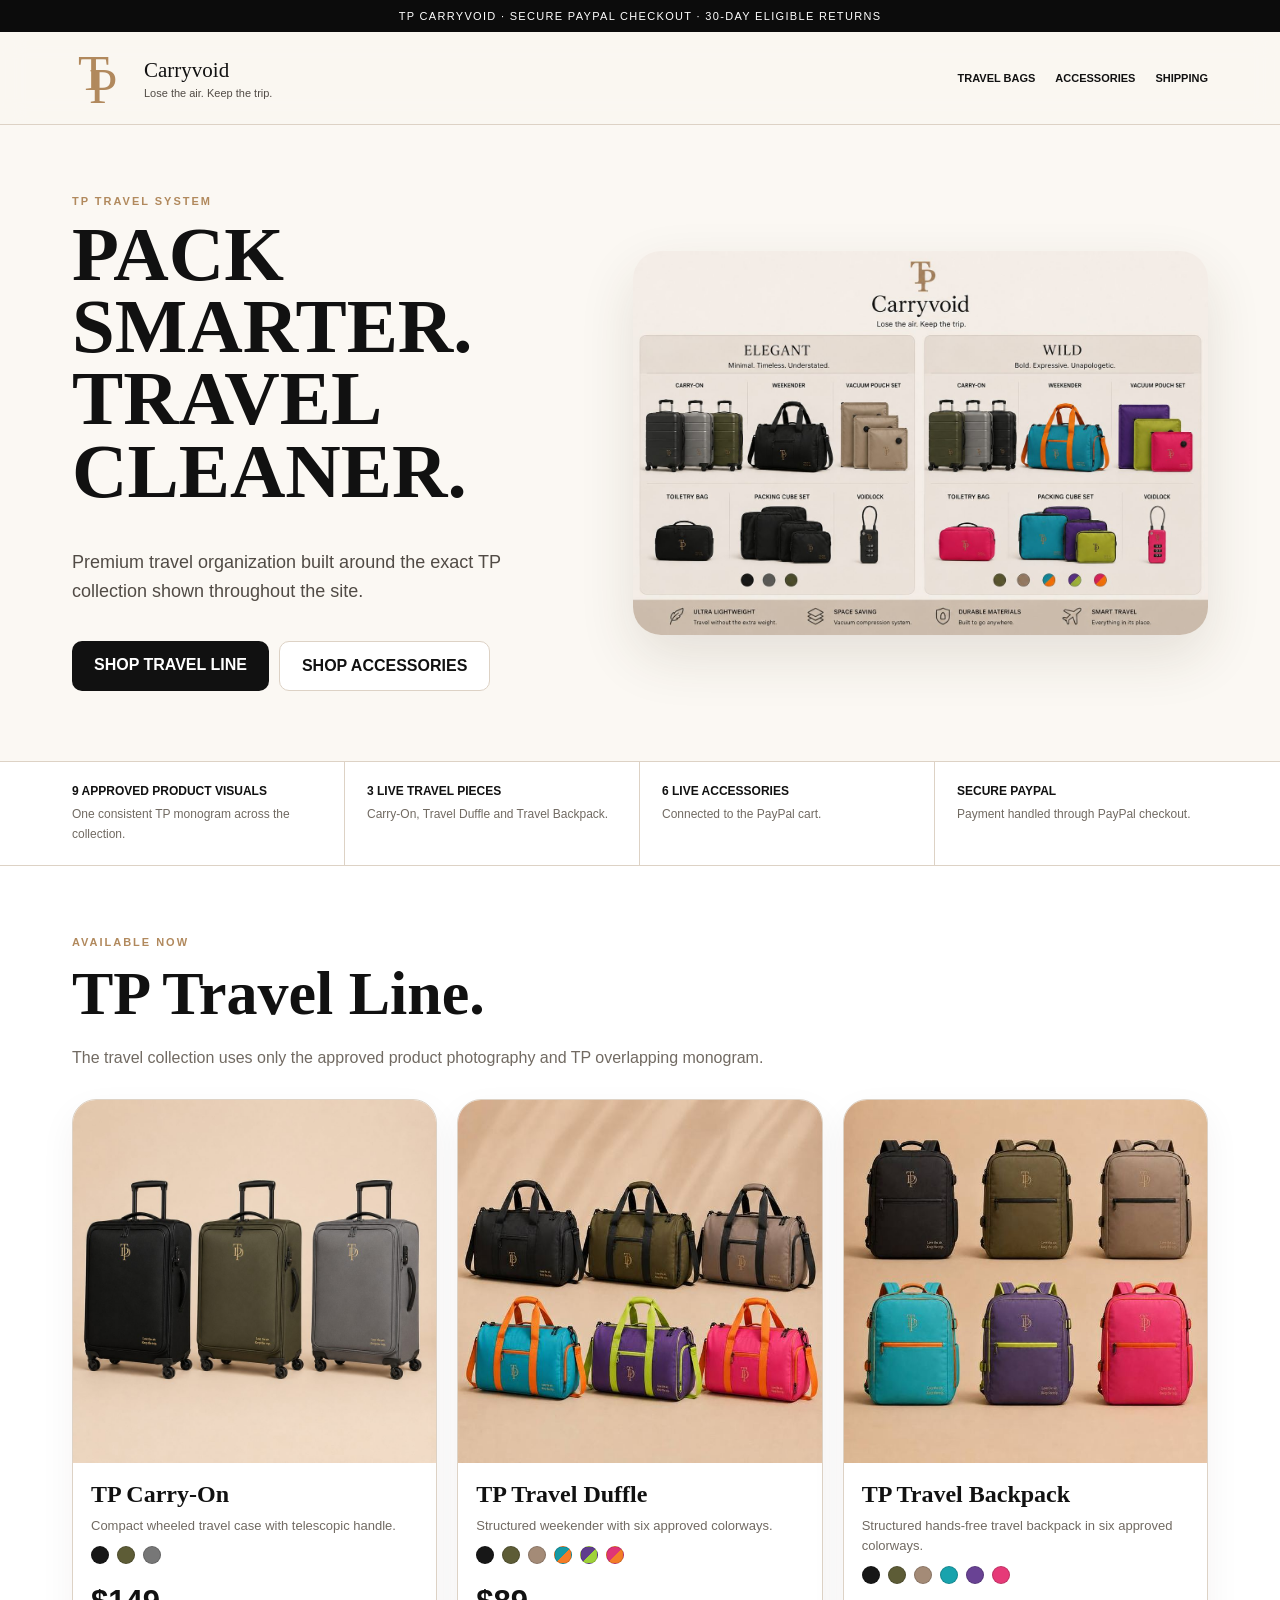
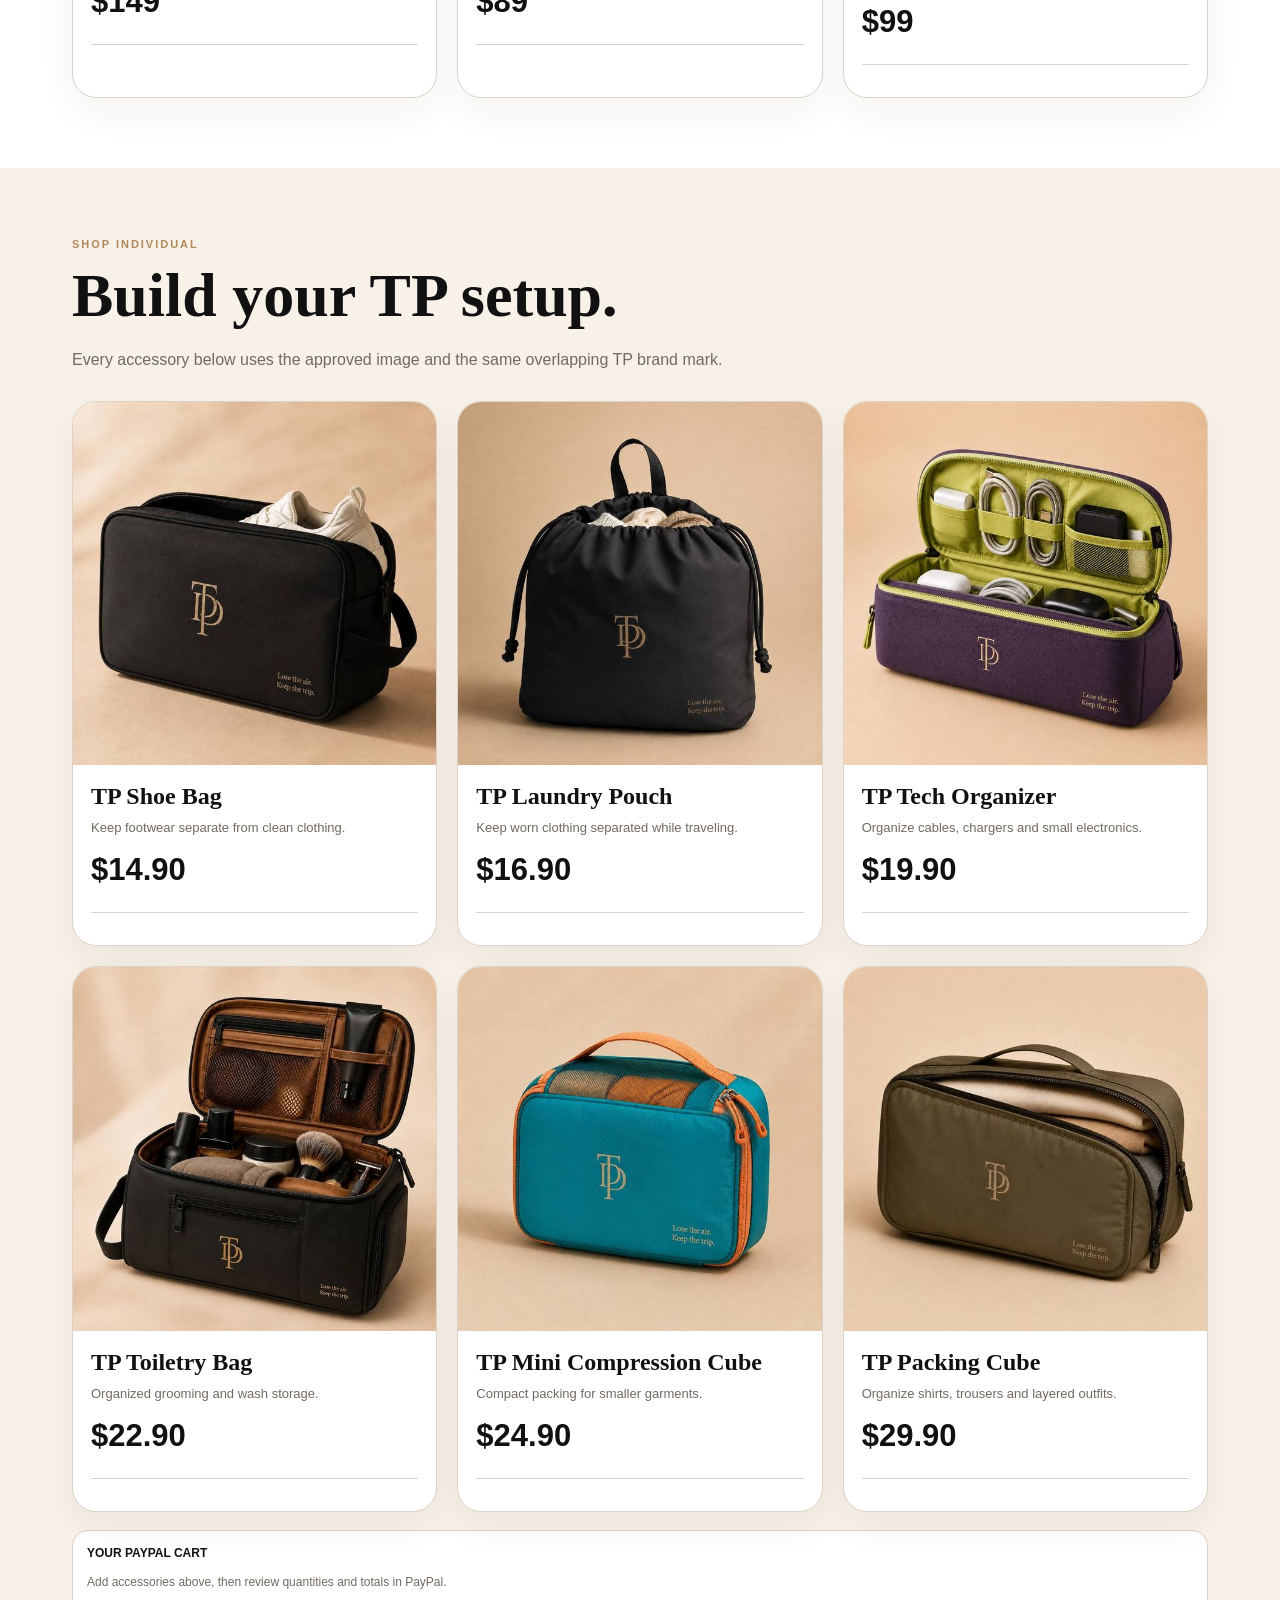
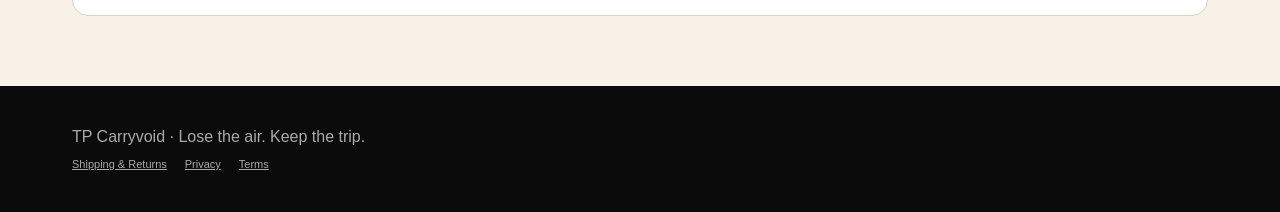
<file: index.html>
<!doctype html>
<html lang="en">
<head>
<meta charset="utf-8">
<meta name="viewport" content="width=device-width,initial-scale=1,viewport-fit=cover">
<title>TP Carryvoid — Lose the air. Keep the trip.</title>
<meta name="description" content="TP Carryvoid travel bags, packing and organization essentials. Secure PayPal checkout.">
<meta name="theme-color" content="#f7f1e8">
<style>
:root{--ink:#111;--cream:#f7f1e8;--paper:#fff;--muted:#716a62;--line:#ddd2c5;--gold:#b1895d;--soft:#eee4d6;--dark:#111}
*{box-sizing:border-box}html{scroll-behavior:smooth}body{margin:0;background:var(--cream);color:var(--ink);font-family:Arial,Helvetica,sans-serif}a{color:inherit;text-decoration:none}img{display:block;max-width:100%}.wrap{max-width:1180px;margin:auto;padding:0 22px}.top{background:#0c0c0c;color:#fff;text-align:center;padding:10px 15px;font-size:11px;letter-spacing:.12em}.nav{position:sticky;top:0;z-index:20;background:rgba(250,247,242,.96);backdrop-filter:blur(12px);border-bottom:1px solid var(--line)}.navin{max-width:1180px;margin:auto;min-height:92px;padding:8px 22px;display:flex;align-items:center;justify-content:space-between;gap:20px}.brand{display:flex;align-items:center;gap:14px}.mark{width:58px;height:60px;position:relative;color:var(--gold);font-family:Georgia,serif;flex:0 0 58px}.mark .t,.mark .p{position:absolute;font-size:51px;line-height:1}.mark .t{left:6px;top:0}.mark .p{left:17px;top:13px}.brandName{font:21px Georgia,serif}.tag{font-size:11px;margin-top:4px;color:#514b45}.links{display:flex;gap:20px;font-size:11px;font-weight:900}.hero{background:#fbf8f3}.heroIn{max-width:1180px;margin:auto;display:grid;grid-template-columns:.95fr 1.05fr;min-height:610px}.heroCopy{padding:70px 48px 70px 22px;display:flex;flex-direction:column;justify-content:center}.eyebrow{font-size:11px;font-weight:900;letter-spacing:.18em;color:var(--gold)}h1,h2,h3{font-family:Georgia,serif}.hero h1{font-size:clamp(52px,6vw,82px);line-height:.94;margin:12px 0 22px}.hero p{font-size:18px;line-height:1.6;color:#514b45;max-width:550px}.actions{display:flex;gap:10px;flex-wrap:wrap}.cta{display:inline-block;margin-top:18px;background:#111;color:#fff;padding:15px 22px;border-radius:10px;font-weight:900}.cta.alt{background:#fff;color:#111;border:1px solid var(--line)}.heroMedia{padding:34px 22px;display:flex;align-items:center}.heroCatalog{width:100%;height:auto;border-radius:28px;box-shadow:0 22px 55px rgba(64,47,28,.12)}.heroBrand{width:100%;min-height:470px;border-radius:28px;background:linear-gradient(145deg,#151515,#4b4035);color:#fff;display:flex;flex-direction:column;align-items:center;justify-content:center;text-align:center;box-shadow:0 22px 55px rgba(64,47,28,.12);padding:34px}.heroBrand .mono{font:108px Georgia,serif;color:#d5ad7d;letter-spacing:-22px}.heroBrand .hbName{font:34px Georgia,serif;margin-top:12px}.heroBrand .hbTag{margin-top:10px;font-size:14px;color:#e8dfd6}.proof{background:#fff;border-block:1px solid var(--line)}.proofIn{max-width:1180px;margin:auto;display:grid;grid-template-columns:repeat(4,1fr)}.proofItem{padding:22px;border-right:1px solid var(--line)}.proofItem:last-child{border-right:0}.proofItem b{display:block;font-size:12px;margin-bottom:6px}.proofItem span{font-size:12px;color:var(--muted);line-height:1.45}.section{padding:70px 0}.section h2{font-size:clamp(40px,5vw,62px);margin:10px 0 14px}.sub{color:var(--muted);line-height:1.6;max-width:780px}.grid{display:grid;grid-template-columns:repeat(3,1fr);gap:20px;margin-top:28px}.card{background:#fff;border:1px solid var(--line);border-radius:24px;overflow:hidden;box-shadow:0 14px 36px rgba(51,38,24,.055);display:flex;flex-direction:column}.photo{aspect-ratio:1/1;background:#eadfce;overflow:hidden}.photo img{width:100%;height:100%;object-fit:cover}.body{padding:18px;display:flex;flex-direction:column;flex:1}.body h3{font-size:24px;margin:0 0 8px}.body p{font-size:13px;color:var(--muted);line-height:1.55;margin:0}.price{font-size:31px;font-weight:900;margin:14px 0 10px}.productLink{display:inline-block;margin-top:auto;padding-top:10px;font-size:12px;font-weight:900;text-decoration:underline;text-underline-offset:4px}.paypalSlot{margin-top:14px;padding-top:14px;border-top:1px solid var(--line)}.travel{background:#fff}.palette{display:flex;gap:8px;margin:10px 0 6px;flex-wrap:wrap}.sw{width:18px;height:18px;border-radius:50%;border:1px solid rgba(0,0,0,.18)}.void{background:#ece2d4}.voidBox{display:grid;grid-template-columns:1fr 1fr;gap:0;background:#fff;border:1px solid var(--line);border-radius:28px;overflow:hidden;margin-top:28px}.voidArt{min-height:480px;background:linear-gradient(145deg,#171717,#34302b);color:#fff;padding:48px;display:flex;flex-direction:column;justify-content:center}.voidMonogram{font:96px Georgia,serif;color:#d3ae7e;letter-spacing:-18px}.voidArt h3{font-size:42px;margin:18px 0 10px}.voidArt p{color:#d5d0c8;line-height:1.6}.voidInfo{padding:46px}.voidInfo h3{font-size:36px;margin:8px 0}.features{display:grid;grid-template-columns:1fr 1fr;gap:10px;margin:20px 0}.feature{background:#f5f0e9;border-radius:12px;padding:12px;font-size:13px}.note{font-size:12px;color:var(--muted);line-height:1.5;margin:12px 0}.footer{background:#0b0b0b;color:#aaa;padding:42px 0}.footer a{text-decoration:underline}.cartline{padding:14px 0 0}.cartbar{background:#fff;border:1px solid var(--line);border-radius:16px;padding:12px 14px;display:flex;align-items:center;justify-content:space-between;gap:15px;margin-top:18px}.cartbar b{font-size:12px}.legal{display:flex;gap:18px;flex-wrap:wrap;margin-top:12px;font-size:11px}
@media(max-width:960px){.links{display:none}.heroIn{grid-template-columns:1fr}.heroCopy{padding:48px 22px 20px}.heroMedia{padding:20px 22px 42px}.proofIn{grid-template-columns:1fr 1fr}.grid{grid-template-columns:1fr 1fr}.voidBox{grid-template-columns:1fr}.voidArt{min-height:340px}}
@media(max-width:620px){.navin{min-height:82px;padding:8px 14px}.mark{transform:scale(.88);transform-origin:left center}.brandName{font-size:19px}.tag{font-size:10px}.hero h1{font-size:49px}.hero p{font-size:16px}.grid,.proofIn{grid-template-columns:1fr}.proofItem{border-right:0;border-bottom:1px solid var(--line)}.proofItem:last-child{border-bottom:0}.section{padding:52px 0}.wrap{padding:0 14px}.heroCopy,.heroMedia{padding-left:14px;padding-right:14px}.photo{aspect-ratio:1/1}.body h3{font-size:25px}.voidInfo{padding:28px 20px}.voidArt{padding:32px 22px}.voidArt h3{font-size:34px}.features{grid-template-columns:1fr}.cartbar{align-items:flex-start;flex-direction:column}}
</style>
</head>
<body>
<div class="top">TP CARRYVOID · SECURE PAYPAL CHECKOUT · 30-DAY ELIGIBLE RETURNS</div>
<nav class="nav"><div class="navin"><a class="brand" href="./"><div class="mark" aria-label="TP"><span class="t">T</span><span class="p">P</span></div><div><div class="brandName">Carryvoid</div><div class="tag">Lose the air. Keep the trip.</div></div></a><div class="links"><a href="#travel">TRAVEL BAGS</a><a href="#accessories">ACCESSORIES</a><a href="shipping-returns.html">SHIPPING</a></div></div></nav>
<section class="hero"><div class="heroIn"><div class="heroCopy"><div class="eyebrow">TP TRAVEL SYSTEM</div><h1>PACK SMARTER.<br>TRAVEL CLEANER.</h1><p>Premium travel organization built around the exact TP collection shown throughout the site.</p><div class="actions"><a class="cta" href="#travel">SHOP TRAVEL LINE</a><a class="cta alt" href="#accessories">SHOP ACCESSORIES</a></div></div><div class="heroMedia"><img class="heroCatalog" src="assets/hero.jpg" alt="TP Carryvoid collection divided into Elegant and Wild"></div></div></section>
<div class="proof"><div class="proofIn"><div class="proofItem"><b>9 APPROVED PRODUCT VISUALS</b><span>One consistent TP monogram across the collection.</span></div><div class="proofItem"><b>3 LIVE TRAVEL PIECES</b><span>Carry-On, Travel Duffle and Travel Backpack.</span></div><div class="proofItem"><b>6 LIVE ACCESSORIES</b><span>Connected to the PayPal cart.</span></div><div class="proofItem"><b>SECURE PAYPAL</b><span>Payment handled through PayPal checkout.</span></div></div></div>
<section class="section travel" id="travel"><div class="wrap"><div class="eyebrow">AVAILABLE NOW</div><h2>TP Travel Line.</h2><p class="sub">The travel collection uses only the approved product photography and TP overlapping monogram.</p><div class="grid">
<article class="card"><div class="photo"><img src="assets/carry.jpg" alt="TP Carry-On"></div><div class="body"><h3>TP Carry-On</h3><p>Compact wheeled travel case with telescopic handle.</p><div class="palette"><span class="sw" title="Black" style="background:#171717"></span><span class="sw" title="Olive" style="background:#5d5c36"></span><span class="sw" title="Gray" style="background:#777"></span></div><div class="price">$149</div><div class="paypalSlot"><div id="paypal-container-BBGBQ25JD63UE"></div></div></div></article>
<article class="card"><div class="photo"><img src="assets/duffle.jpg" alt="TP Travel Duffle six colorways"></div><div class="body"><h3>TP Travel Duffle</h3><p>Structured weekender with six approved colorways.</p><div class="palette"><span class="sw" style="background:#171717"></span><span class="sw" style="background:#5d5c36"></span><span class="sw" style="background:#a48b77"></span><span class="sw" style="background:linear-gradient(135deg,#169aa5 50%,#f47c27 50%)"></span><span class="sw" style="background:linear-gradient(135deg,#5f3c8d 50%,#9fd23a 50%)"></span><span class="sw" style="background:linear-gradient(135deg,#df3475 50%,#f47c27 50%)"></span></div><div class="price">$89</div><div class="paypalSlot"><div id="paypal-container-WWUVVKDLMDEKS"></div></div></div></article>
<article class="card"><div class="photo"><img src="assets/backpack.jpg" alt="TP Travel Backpack six colorways"></div><div class="body"><h3>TP Travel Backpack</h3><p>Structured hands-free travel backpack in six approved colorways.</p><div class="palette"><span class="sw" style="background:#171717"></span><span class="sw" style="background:#5d5c36"></span><span class="sw" style="background:#a48b77"></span><span class="sw" style="background:#18a3ad"></span><span class="sw" style="background:#694294"></span><span class="sw" style="background:#e63a78"></span></div><div class="price">$99</div><div class="paypalSlot"><div id="paypal-container-YWNQJLGCTMH56"></div></div></div></article>
</div></div></section>
<section class="section" id="accessories"><div class="wrap"><div class="eyebrow">SHOP INDIVIDUAL</div><h2>Build your TP setup.</h2><p class="sub">Every accessory below uses the approved image and the same overlapping TP brand mark.</p><div class="grid">
<article class="card"><div class="photo"><img src="assets/shoe.jpg" alt="TP Shoe Bag"></div><div class="body"><h3>TP Shoe Bag</h3><p>Keep footwear separate from clean clothing.</p><div class="price">$14.90</div><div class="paypalSlot"><paypal-add-to-cart-button data-id="6VHJM2XZ7BEGA"></paypal-add-to-cart-button></div></div></article>
<article class="card"><div class="photo"><img src="assets/laundry.jpg" alt="TP Laundry Pouch"></div><div class="body"><h3>TP Laundry Pouch</h3><p>Keep worn clothing separated while traveling.</p><div class="price">$16.90</div><div class="paypalSlot"><paypal-add-to-cart-button data-id="JRQQHB7VN42HN"></paypal-add-to-cart-button></div></div></article>
<article class="card"><div class="photo"><img src="assets/tech.jpg" alt="TP Tech Organizer"></div><div class="body"><h3>TP Tech Organizer</h3><p>Organize cables, chargers and small electronics.</p><div class="price">$19.90</div><div class="paypalSlot"><paypal-add-to-cart-button data-id="Z8CD6AUWHWFLE"></paypal-add-to-cart-button></div></div></article>
<article class="card"><div class="photo"><img src="assets/toiletry.jpg" alt="TP Toiletry Bag"></div><div class="body"><h3>TP Toiletry Bag</h3><p>Organized grooming and wash storage.</p><div class="price">$22.90</div><div class="paypalSlot"><paypal-add-to-cart-button data-id="F2WEF8DQ2KE7U"></paypal-add-to-cart-button></div></div></article>
<article class="card"><div class="photo"><img src="assets/mini.jpg" alt="TP Mini Compression Cube"></div><div class="body"><h3>TP Mini Compression Cube</h3><p>Compact packing for smaller garments.</p><div class="price">$24.90</div><div class="paypalSlot"><paypal-add-to-cart-button data-id="QE5F2DAZ2NYBY"></paypal-add-to-cart-button></div></div></article>
<article class="card"><div class="photo"><img src="assets/packing.jpg" alt="TP Packing Cube"></div><div class="body"><h3>TP Packing Cube</h3><p>Organize shirts, trousers and layered outfits.</p><div class="price">$29.90</div><div class="paypalSlot"><paypal-add-to-cart-button data-id="KQ9TN2FRN2A62"></paypal-add-to-cart-button></div></div></article>
</div><div class="cartbar"><div><b>YOUR PAYPAL CART</b><div class="note">Add accessories above, then review quantities and totals in PayPal.</div></div><paypal-cart-button data-id="pp-view-cart"></paypal-cart-button></div></div></section>
<footer class="footer"><div class="wrap">TP Carryvoid · Lose the air. Keep the trip.<div class="legal"><a href="shipping-returns.html">Shipping &amp; Returns</a><a href="privacy.html">Privacy</a><a href="terms.html">Terms</a></div></div></footer>
<script src="https://www.paypal.com/sdk/js?client-id=BAAOF0-Rfu4jy1mV_SC4OmlEcGXnbQcrghnd31rnHS4v2EIThZcxiYKy2tpPPffmyylNCbrpviNhWNqBqk&components=hosted-buttons&disable-funding=venmo&currency=USD"></script>
<script src="https://www.paypalobjects.com/ncp/cart/cart.js" data-merchant-id="MJFCWXXNBUVQ8"></script>
<script>
window.addEventListener('load',()=>{
 try{cartPaypal.AddToCart({id:'6VHJM2XZ7BEGA'});cartPaypal.AddToCart({id:'JRQQHB7VN42HN'});cartPaypal.AddToCart({id:'Z8CD6AUWHWFLE'});cartPaypal.AddToCart({id:'F2WEF8DQ2KE7U'});cartPaypal.AddToCart({id:'QE5F2DAZ2NYBY'});cartPaypal.AddToCart({id:'KQ9TN2FRN2A62'});cartPaypal.Cart({id:'pp-view-cart'});}catch(e){console.error(e)}
 const hosted=['BBGBQ25JD63UE','WWUVVKDLMDEKS','YWNQJLGCTMH56'];hosted.forEach(id=>{try{paypal.HostedButtons({hostedButtonId:id}).render('#paypal-container-'+id)}catch(e){console.error(e)}});
});
</script>
</body></html>
</file>
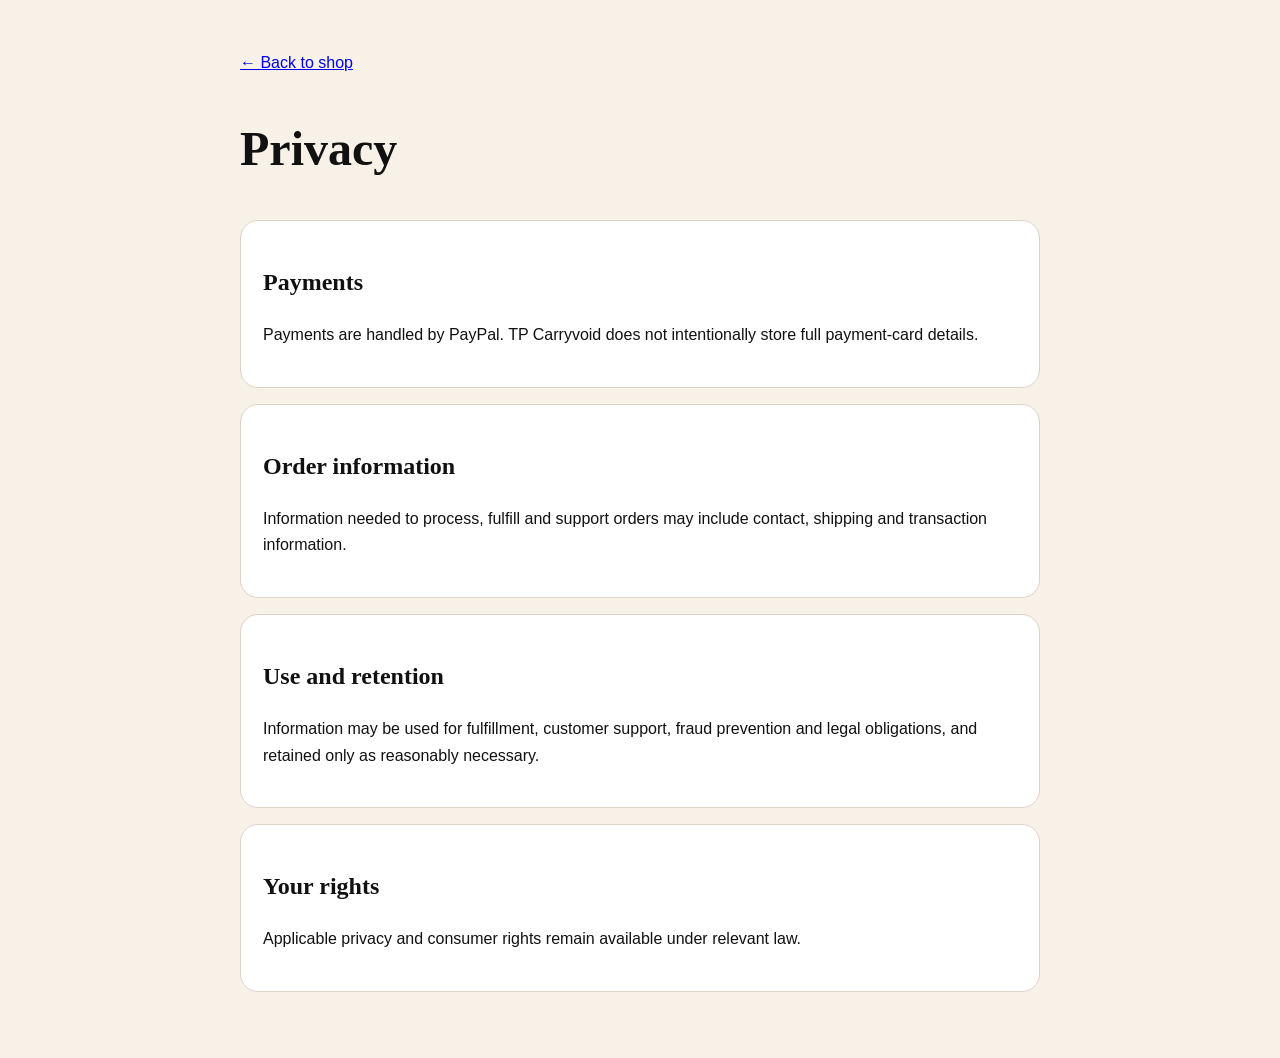
<file: privacy.html>
<!doctype html><html lang="en"><head><meta charset="utf-8"><meta name="viewport" content="width=device-width,initial-scale=1"><title>Privacy — TP Carryvoid</title><style>body{margin:0;background:#f7f1e8;color:#111;font:16px/1.65 Arial}.w{max-width:800px;margin:auto;padding:50px 22px}h1,h2{font-family:Georgia,serif}h1{font-size:48px}section{background:#fff;border:1px solid #ddd2c5;border-radius:18px;padding:22px;margin:16px 0}</style></head><body><div class="w"><a href="./">← Back to shop</a><h1>Privacy</h1><section><h2>Payments</h2><p>Payments are handled by PayPal. TP Carryvoid does not intentionally store full payment-card details.</p></section><section><h2>Order information</h2><p>Information needed to process, fulfill and support orders may include contact, shipping and transaction information.</p></section><section><h2>Use and retention</h2><p>Information may be used for fulfillment, customer support, fraud prevention and legal obligations, and retained only as reasonably necessary.</p></section><section><h2>Your rights</h2><p>Applicable privacy and consumer rights remain available under relevant law.</p></section></div></body></html>
</file>
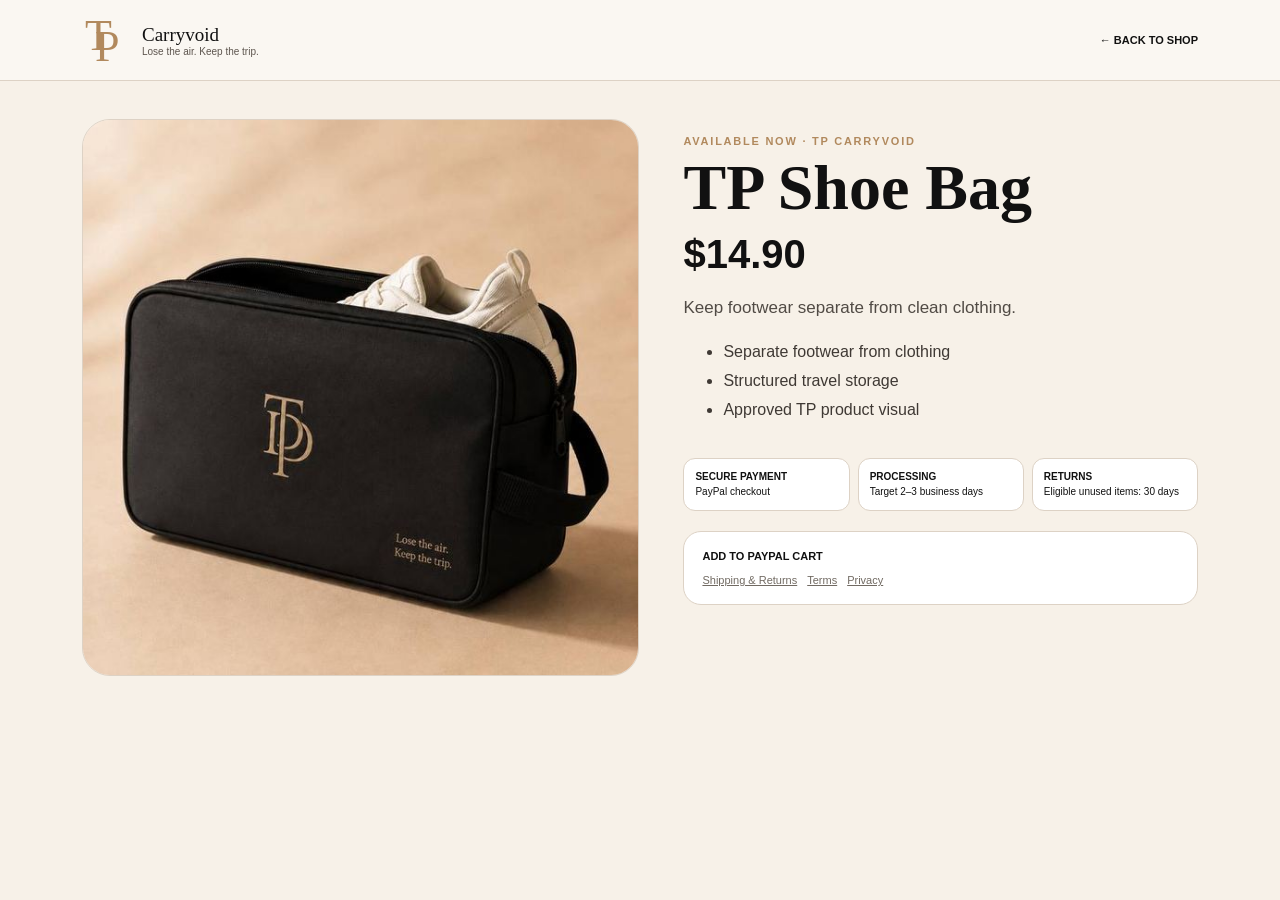
<file: product.html>
<!doctype html><html lang="en"><head><meta charset="utf-8"><meta name="viewport" content="width=device-width,initial-scale=1,viewport-fit=cover"><title>TP Carryvoid — Product</title><style>
:root{--ink:#111;--cream:#f7f1e8;--paper:#fff;--muted:#716a62;--line:#ddd2c5;--gold:#b1895d}*{box-sizing:border-box}body{margin:0;background:var(--cream);color:var(--ink);font-family:Arial,Helvetica,sans-serif}a{color:inherit;text-decoration:none}.nav{background:#faf7f2;border-bottom:1px solid var(--line)}.navin{max-width:1160px;margin:auto;padding:14px 22px;display:flex;align-items:center;justify-content:space-between}.brand{display:flex;align-items:center;gap:12px}.mark{width:48px;height:52px;position:relative;color:var(--gold);font-family:Georgia,serif}.mark span{position:absolute;font-size:44px;line-height:1}.mark .t{left:3px}.mark .p{left:13px;top:11px}.brandName{font:19px Georgia,serif}.tag{font-size:10px;color:#5d554e}.back{font-size:11px;font-weight:900}.main{max-width:1160px;margin:38px auto 60px;padding:0 22px;display:grid;grid-template-columns:1.04fr .96fr;gap:44px}.visual{background:#fff;border:1px solid var(--line);border-radius:28px;overflow:hidden}.visual img{display:block;width:100%;aspect-ratio:1/1;object-fit:cover}.copy{padding-top:16px}.eyebrow{font-size:11px;font-weight:900;letter-spacing:.16em;color:var(--gold)}h1{font:700 clamp(42px,5vw,68px)/.98 Georgia,serif;margin:10px 0 12px}.price{font-size:40px;font-weight:900;margin:12px 0}.lead{font-size:17px;line-height:1.6;color:#514b45}.bullets{line-height:1.8;color:#3f3934}.buy{background:#fff;border:1px solid var(--line);border-radius:18px;padding:18px;margin-top:20px}.buyTitle{font-size:11px;font-weight:900;margin-bottom:12px}.meta{display:grid;grid-template-columns:repeat(3,1fr);gap:8px;margin:18px 0}.meta div{background:#fff;border:1px solid var(--line);border-radius:12px;padding:11px;font-size:10px;line-height:1.45}.palette{display:flex;gap:9px;flex-wrap:wrap;margin:14px 0}.sw{width:28px;height:28px;border-radius:50%;border:1px solid rgba(0,0,0,.18)}.note{font-size:11px;color:var(--muted);line-height:1.5}.cart{margin-top:12px}.legal{margin-top:12px;font-size:11px;color:var(--muted)}.legal a{text-decoration:underline;margin-right:10px}@media(max-width:820px){.main{grid-template-columns:1fr;margin-top:22px;gap:20px}.navin{padding:10px 14px}.main{padding:0 14px}.meta{grid-template-columns:1fr}.visual{border-radius:20px}}
</style></head><body><nav class="nav"><div class="navin"><a class="brand" href="./"><div class="mark"><span class="t">T</span><span class="p">P</span></div><div><div class="brandName">Carryvoid</div><div class="tag">Lose the air. Keep the trip.</div></div></a><a class="back" href="./">← BACK TO SHOP</a></div></nav><main class="main"><div class="visual" id="visual"><img id="image" alt="TP Carryvoid product"></div><div class="copy"><div class="eyebrow">AVAILABLE NOW · TP CARRYVOID</div><h1 id="name"></h1><div class="price" id="price"></div><p class="lead" id="desc"></p><ul class="bullets" id="bullets"></ul><div id="palette" class="palette"></div><div class="meta"><div><b>SECURE PAYMENT</b><br>PayPal checkout</div><div><b>PROCESSING</b><br>Target 2–3 business days</div><div><b>RETURNS</b><br>Eligible unused items: 30 days</div></div><div class="buy"><div class="buyTitle" id="buyTitle">BUY SECURELY WITH PAYPAL</div><div id="paypalMount"></div><div class="cart" id="cartMount"></div><p class="note" id="colorNote"></p><div class="legal"><a href="shipping-returns.html">Shipping & Returns</a><a href="terms.html">Terms</a><a href="privacy.html">Privacy</a></div></div></div></main>
<script src="https://www.paypal.com/sdk/js?client-id=BAAOF0-Rfu4jy1mV_SC4OmlEcGXnbQcrghnd31rnHS4v2EIThZcxiYKy2tpPPffmyylNCbrpviNhWNqBqk&components=hosted-buttons&disable-funding=venmo&currency=USD"></script><script src="https://www.paypalobjects.com/ncp/cart/cart.js" data-merchant-id="MJFCWXXNBUVQ8"></script>
<script>
const P={
shoe:{name:'TP Shoe Bag',price:'$14.90',img:'assets/shoe.jpg',id:'6VHJM2XZ7BEGA',type:'cart',desc:'Keep footwear separate from clean clothing.',bullets:['Separate footwear from clothing','Structured travel storage','Approved TP product visual']},
laundry:{name:'TP Laundry Pouch',price:'$16.90',img:'assets/laundry.jpg',id:'JRQQHB7VN42HN',type:'cart',desc:'Keep worn clothing separated while you travel.',bullets:['Drawstring closure','Lightweight travel storage','Approved TP product visual']},
tech:{name:'TP Tech Organizer',price:'$19.90',img:'assets/tech.jpg',id:'Z8CD6AUWHWFLE',type:'cart',desc:'Organize cables, chargers and small electronics.',bullets:['Multiple internal sections','Compact travel format','Approved TP product visual']},
toiletry:{name:'TP Toiletry Bag',price:'$22.90',img:'assets/toiletry.jpg',id:'F2WEF8DQ2KE7U',type:'cart',desc:'Organized grooming and wash storage.',bullets:['Open-access organization','Travel-ready handle','Approved TP product visual']},
mini:{name:'TP Mini Compression Cube',price:'$24.90',img:'assets/mini.jpg',id:'QE5F2DAZ2NYBY',type:'cart',desc:'Compact packing for smaller garments.',bullets:['Compact organizer','Mesh-top visibility','Approved TP product visual']},
packing:{name:'TP Packing Cube',price:'$29.90',img:'assets/packing.jpg',id:'KQ9TN2FRN2A62',type:'cart',desc:'Organize shirts, trousers and layered outfits.',bullets:['Larger organizer format','Zip closure','Approved TP product visual']},
'carry-on':{name:'TP Carry-On',price:'$149',img:'assets/carry.jpg',id:'BBGBQ25JD63UE',type:'hosted',desc:'Compact wheeled travel case with telescopic handle.',bullets:['Four spinner wheels','Telescopic handle','Approved TP product visual'],colors:['#171717','#514d47','#b59a79']},
duffle:{name:'TP Travel Duffle',price:'$89',img:'assets/duffle.jpg',id:'WWUVVKDLMDEKS',type:'hosted',desc:'Structured weekender with six approved colorways.',bullets:['Hand and shoulder carry','Six-color collection','Approved TP product visual'],colors:['#171717','#5d5c36','#a48b77','linear-gradient(135deg,#169aa5 50%,#f47c27 50%)','linear-gradient(135deg,#5f3c8d 50%,#9fd23a 50%)','linear-gradient(135deg,#df3475 50%,#f47c27 50%)']},
backpack:{name:'TP Travel Backpack',price:'$99',img:'assets/backpack.jpg',id:'YWNQJLGCTMH56',type:'hosted',desc:'Structured hands-free travel backpack in six approved colorways.',bullets:['Top grab handle','Organized front storage','Approved TP product visual'],colors:['#171717','#5d5c36','#a48b77','#18a3ad','#694294','#e63a78']}}
const key=new URLSearchParams(location.search).get('p')||'shoe',p=P[key]||P.shoe;document.title=p.name+' — TP Carryvoid';document.getElementById('image').src=p.img;document.getElementById('image').alt=p.name;document.getElementById('name').textContent=p.name;document.getElementById('price').textContent=p.price;document.getElementById('desc').textContent=p.desc;document.getElementById('bullets').innerHTML=p.bullets.map(x=>'<li>'+x+'</li>').join('');if(p.colors){p.colors.forEach(c=>{let s=document.createElement('span');s.className='sw';s.style.background=c;document.getElementById('palette').appendChild(s)});document.getElementById('colorNote').textContent='Color swatches are visual previews. Final variant selection is confirmed in PayPal.'}
if(p.type==='hosted'){let d=document.createElement('div');d.id='paypal-container-'+p.id;document.getElementById('paypalMount').appendChild(d);window.addEventListener('load',()=>{paypal.HostedButtons({hostedButtonId:p.id}).render('#'+d.id)})}else{document.getElementById('buyTitle').textContent='ADD TO PAYPAL CART';document.getElementById('paypalMount').innerHTML='<paypal-add-to-cart-button data-id="'+p.id+'"></paypal-add-to-cart-button>';document.getElementById('cartMount').innerHTML='<paypal-cart-button data-id="pp-view-cart"></paypal-cart-button>';window.addEventListener('load',()=>{cartPaypal.AddToCart({id:p.id});cartPaypal.Cart({id:'pp-view-cart'})})}
</script></body></html>
</file>
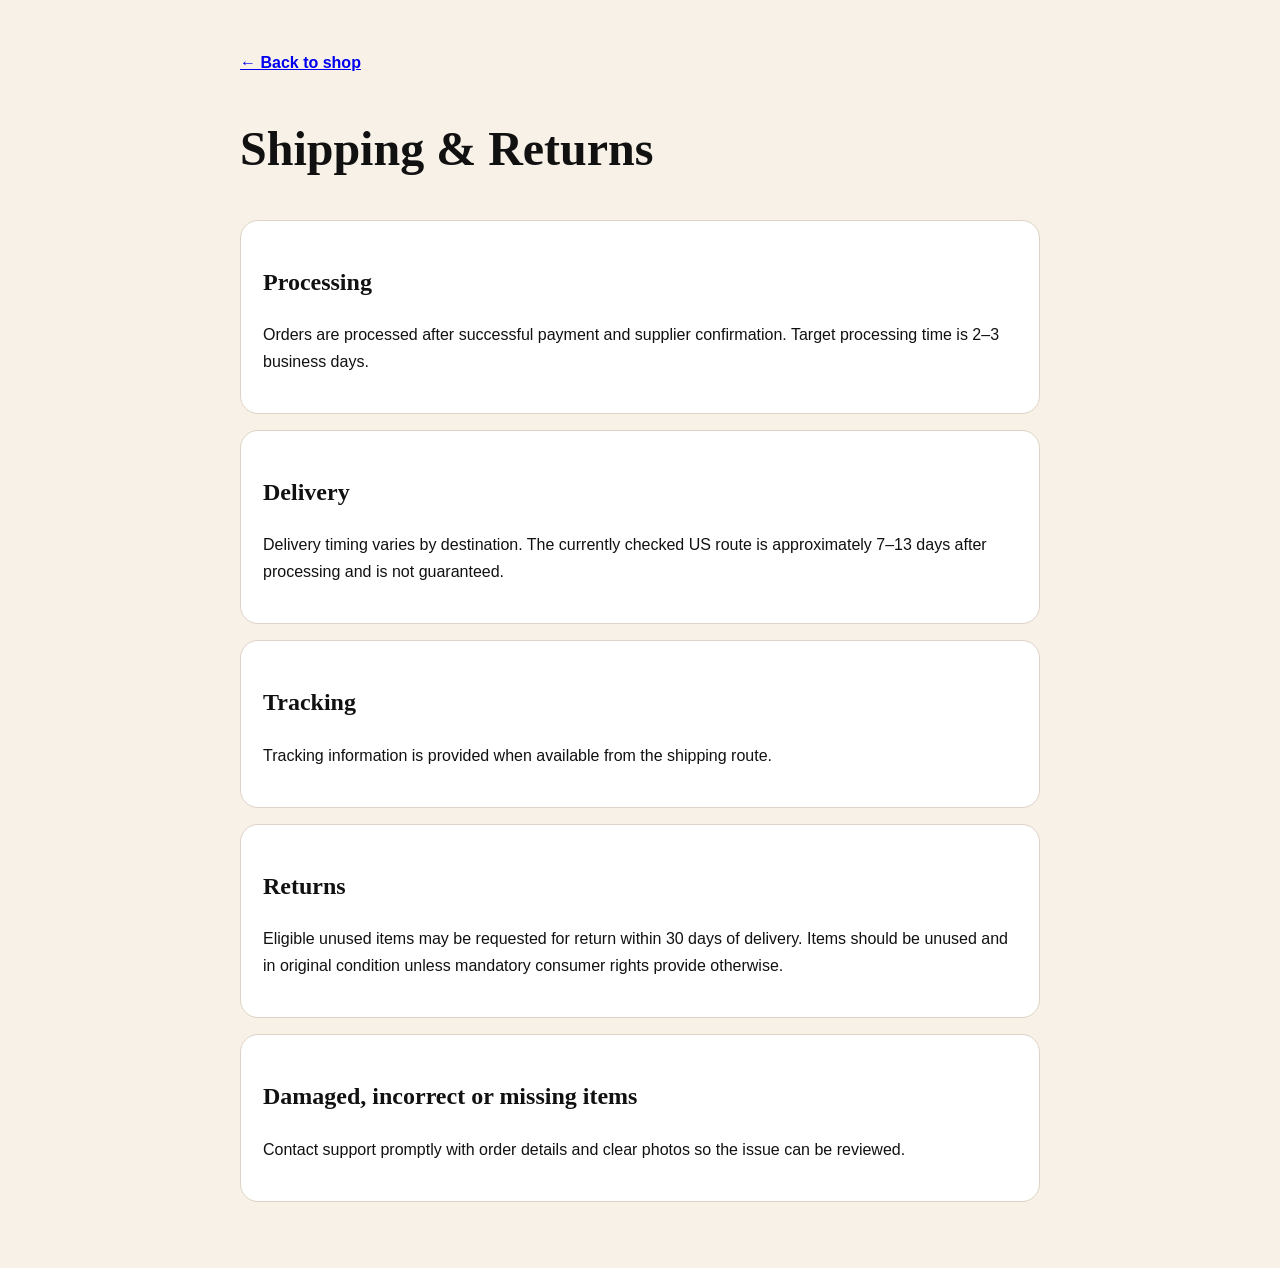
<file: shipping-returns.html>
<!doctype html><html lang="en"><head><meta charset="utf-8"><meta name="viewport" content="width=device-width,initial-scale=1"><title>Shipping & Returns — TP Carryvoid</title><style>body{margin:0;background:#f7f1e8;color:#111;font:16px/1.65 Arial;}.w{max-width:800px;margin:auto;padding:50px 22px}h1,h2{font-family:Georgia,serif}h1{font-size:48px}.back{font-weight:700}section{background:#fff;border:1px solid #ddd2c5;border-radius:18px;padding:22px;margin:16px 0}</style></head><body><div class="w"><a class="back" href="./">← Back to shop</a><h1>Shipping & Returns</h1><section><h2>Processing</h2><p>Orders are processed after successful payment and supplier confirmation. Target processing time is 2–3 business days.</p></section><section><h2>Delivery</h2><p>Delivery timing varies by destination. The currently checked US route is approximately 7–13 days after processing and is not guaranteed.</p></section><section><h2>Tracking</h2><p>Tracking information is provided when available from the shipping route.</p></section><section><h2>Returns</h2><p>Eligible unused items may be requested for return within 30 days of delivery. Items should be unused and in original condition unless mandatory consumer rights provide otherwise.</p></section><section><h2>Damaged, incorrect or missing items</h2><p>Contact support promptly with order details and clear photos so the issue can be reviewed.</p></section></div></body></html>
</file>
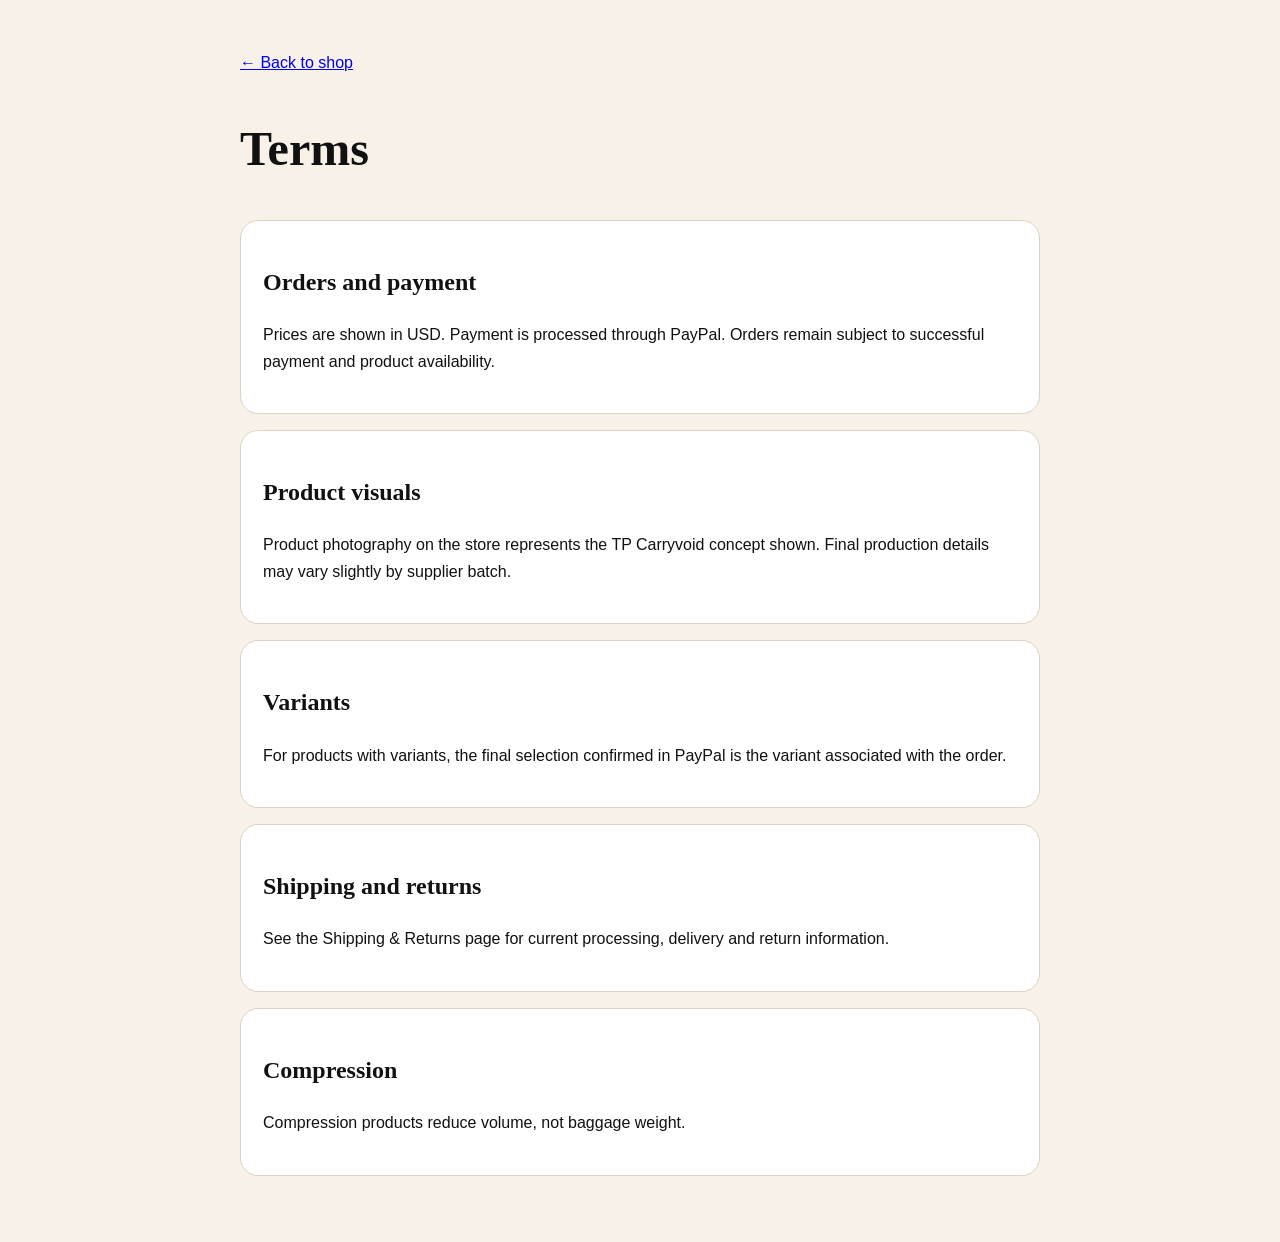
<file: terms.html>
<!doctype html><html lang="en"><head><meta charset="utf-8"><meta name="viewport" content="width=device-width,initial-scale=1"><title>Terms — TP Carryvoid</title><style>body{margin:0;background:#f7f1e8;color:#111;font:16px/1.65 Arial}.w{max-width:800px;margin:auto;padding:50px 22px}h1,h2{font-family:Georgia,serif}h1{font-size:48px}section{background:#fff;border:1px solid #ddd2c5;border-radius:18px;padding:22px;margin:16px 0}</style></head><body><div class="w"><a href="./">← Back to shop</a><h1>Terms</h1><section><h2>Orders and payment</h2><p>Prices are shown in USD. Payment is processed through PayPal. Orders remain subject to successful payment and product availability.</p></section><section><h2>Product visuals</h2><p>Product photography on the store represents the TP Carryvoid concept shown. Final production details may vary slightly by supplier batch.</p></section><section><h2>Variants</h2><p>For products with variants, the final selection confirmed in PayPal is the variant associated with the order.</p></section><section><h2>Shipping and returns</h2><p>See the Shipping & Returns page for current processing, delivery and return information.</p></section><section><h2>Compression</h2><p>Compression products reduce volume, not baggage weight.</p></section></div></body></html>
</file>
